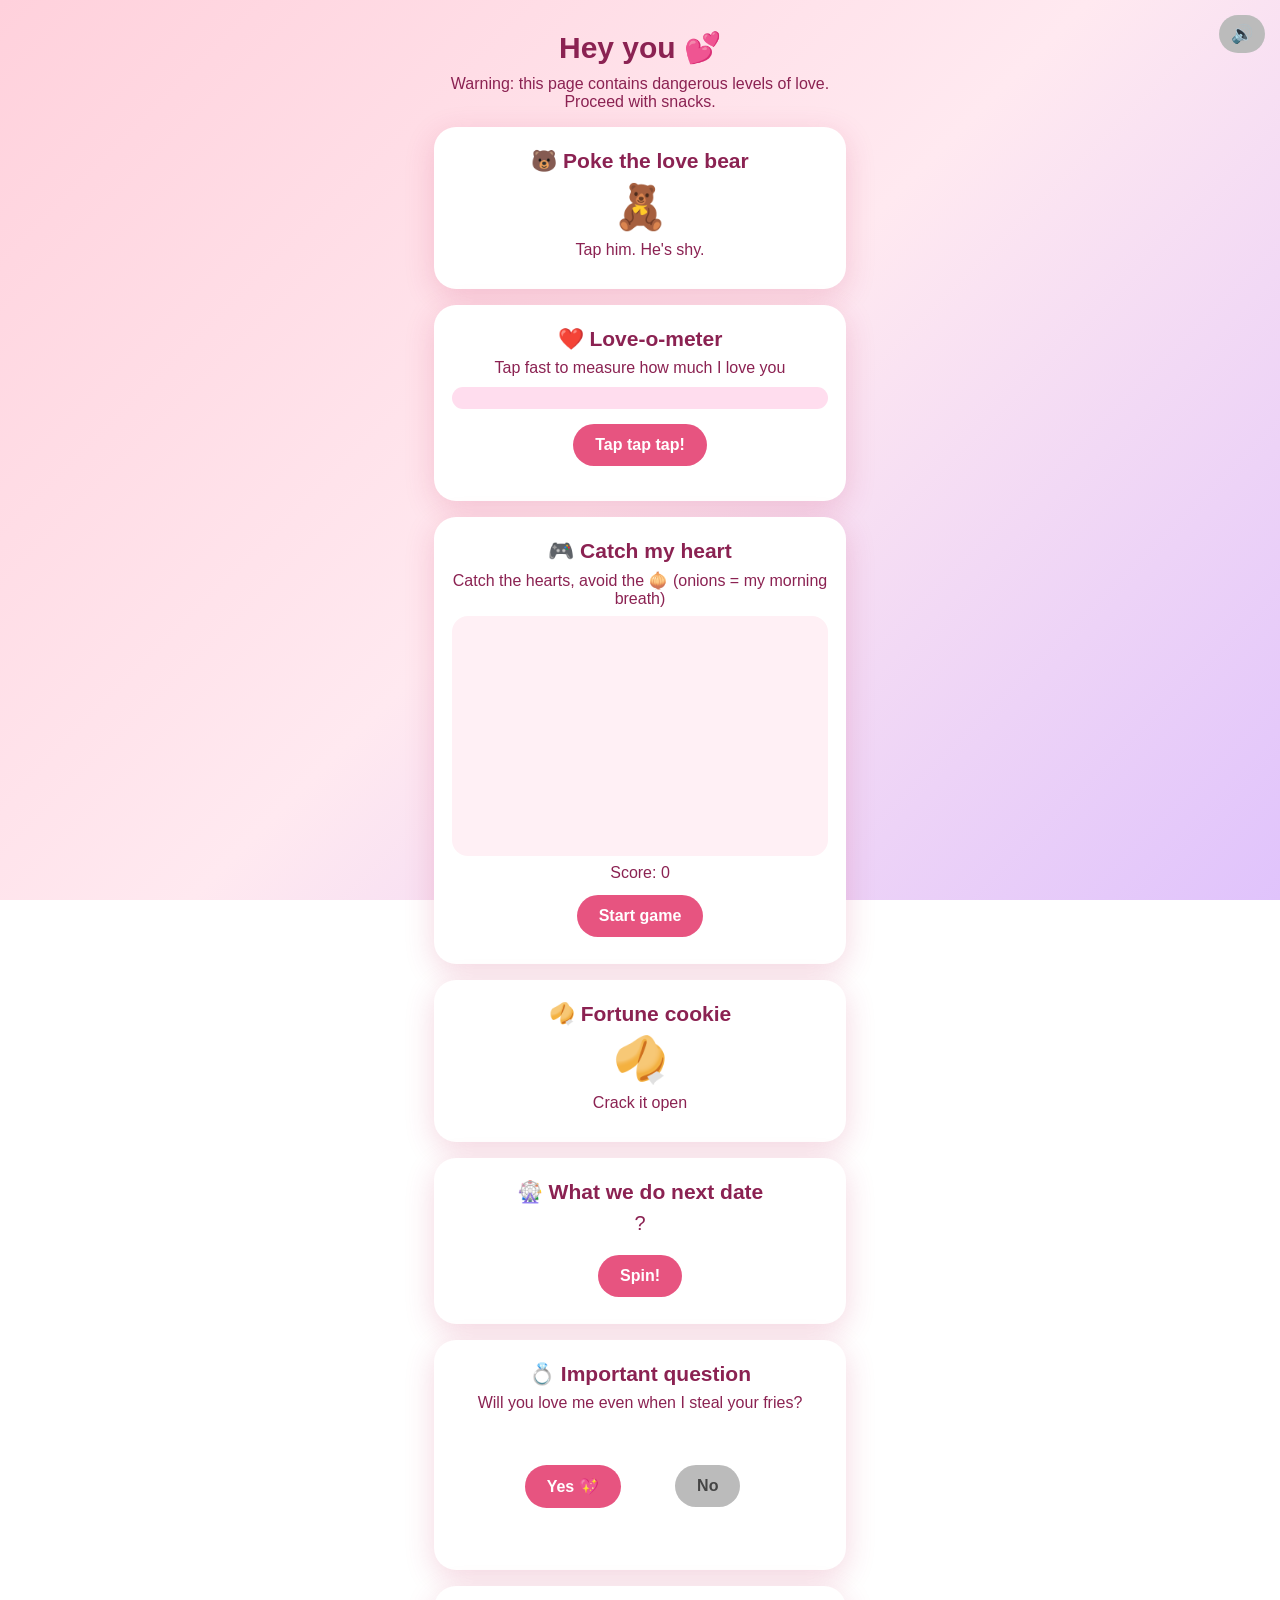
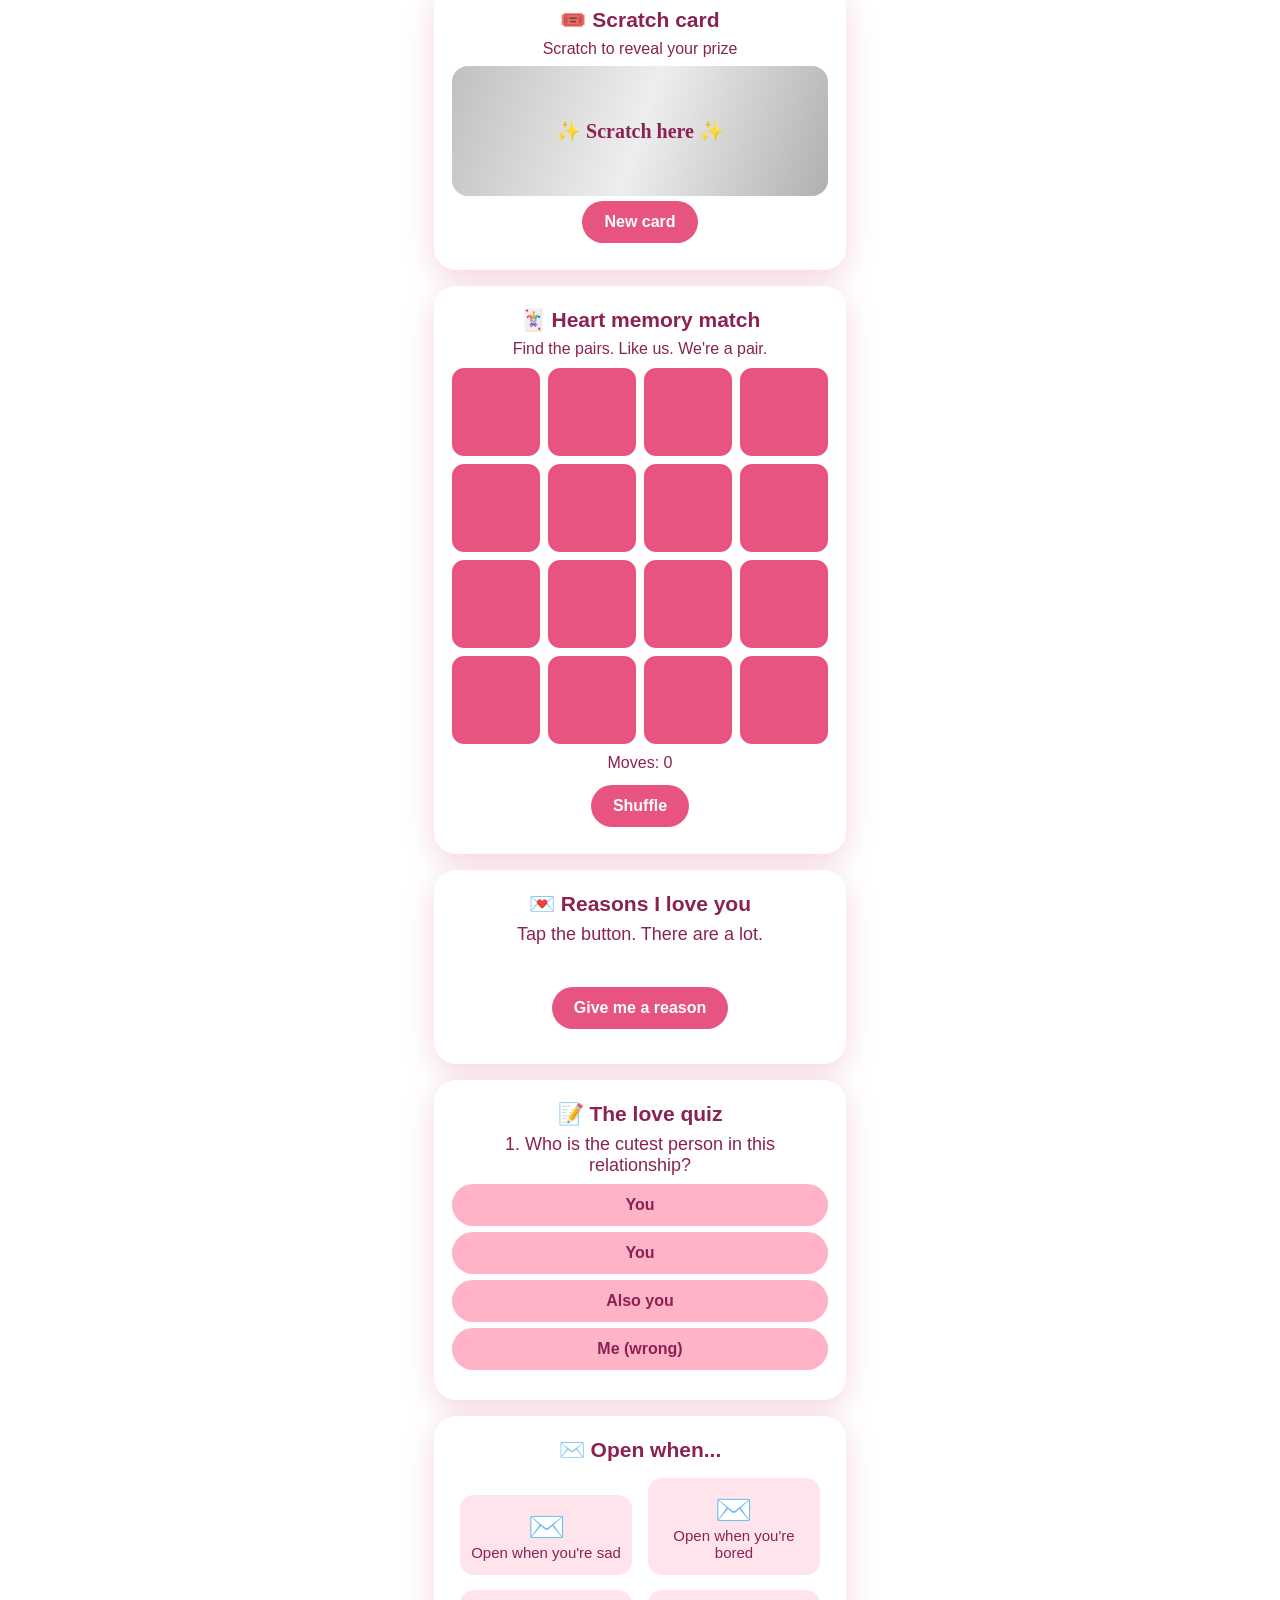
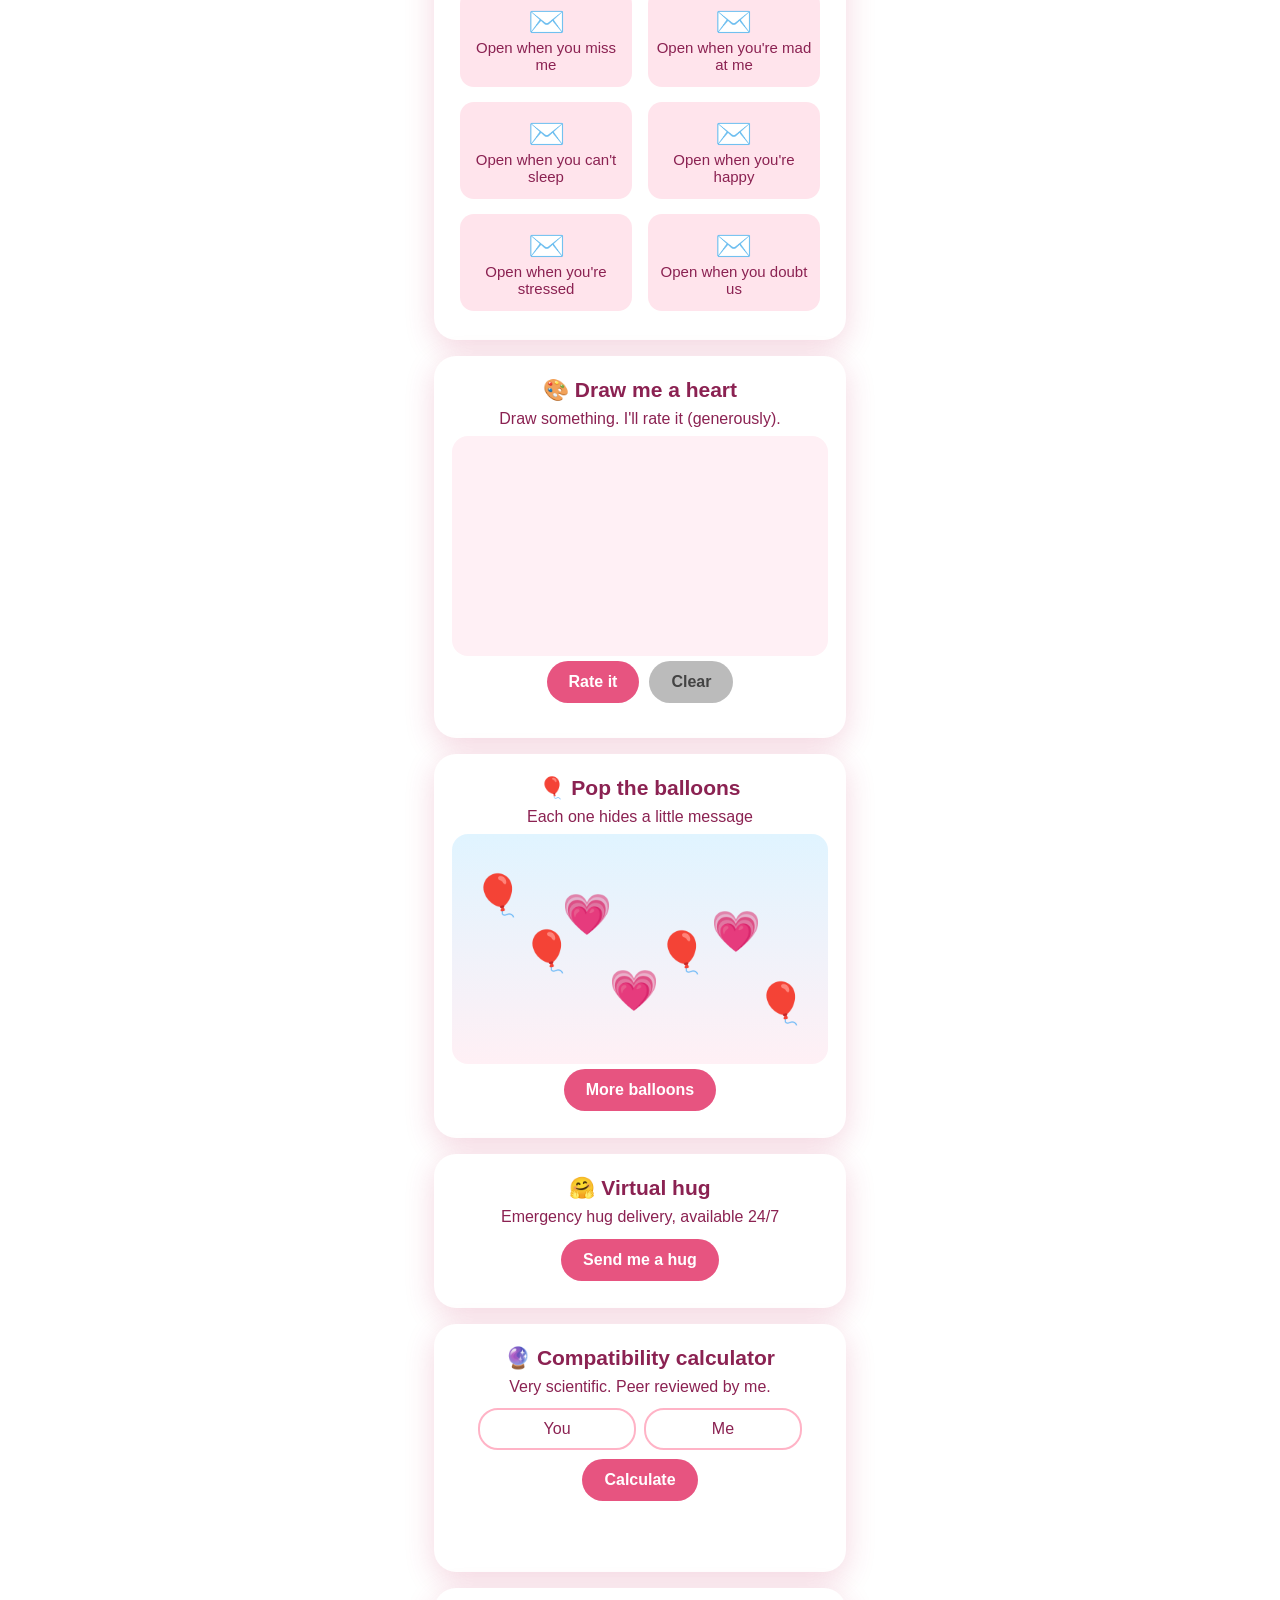
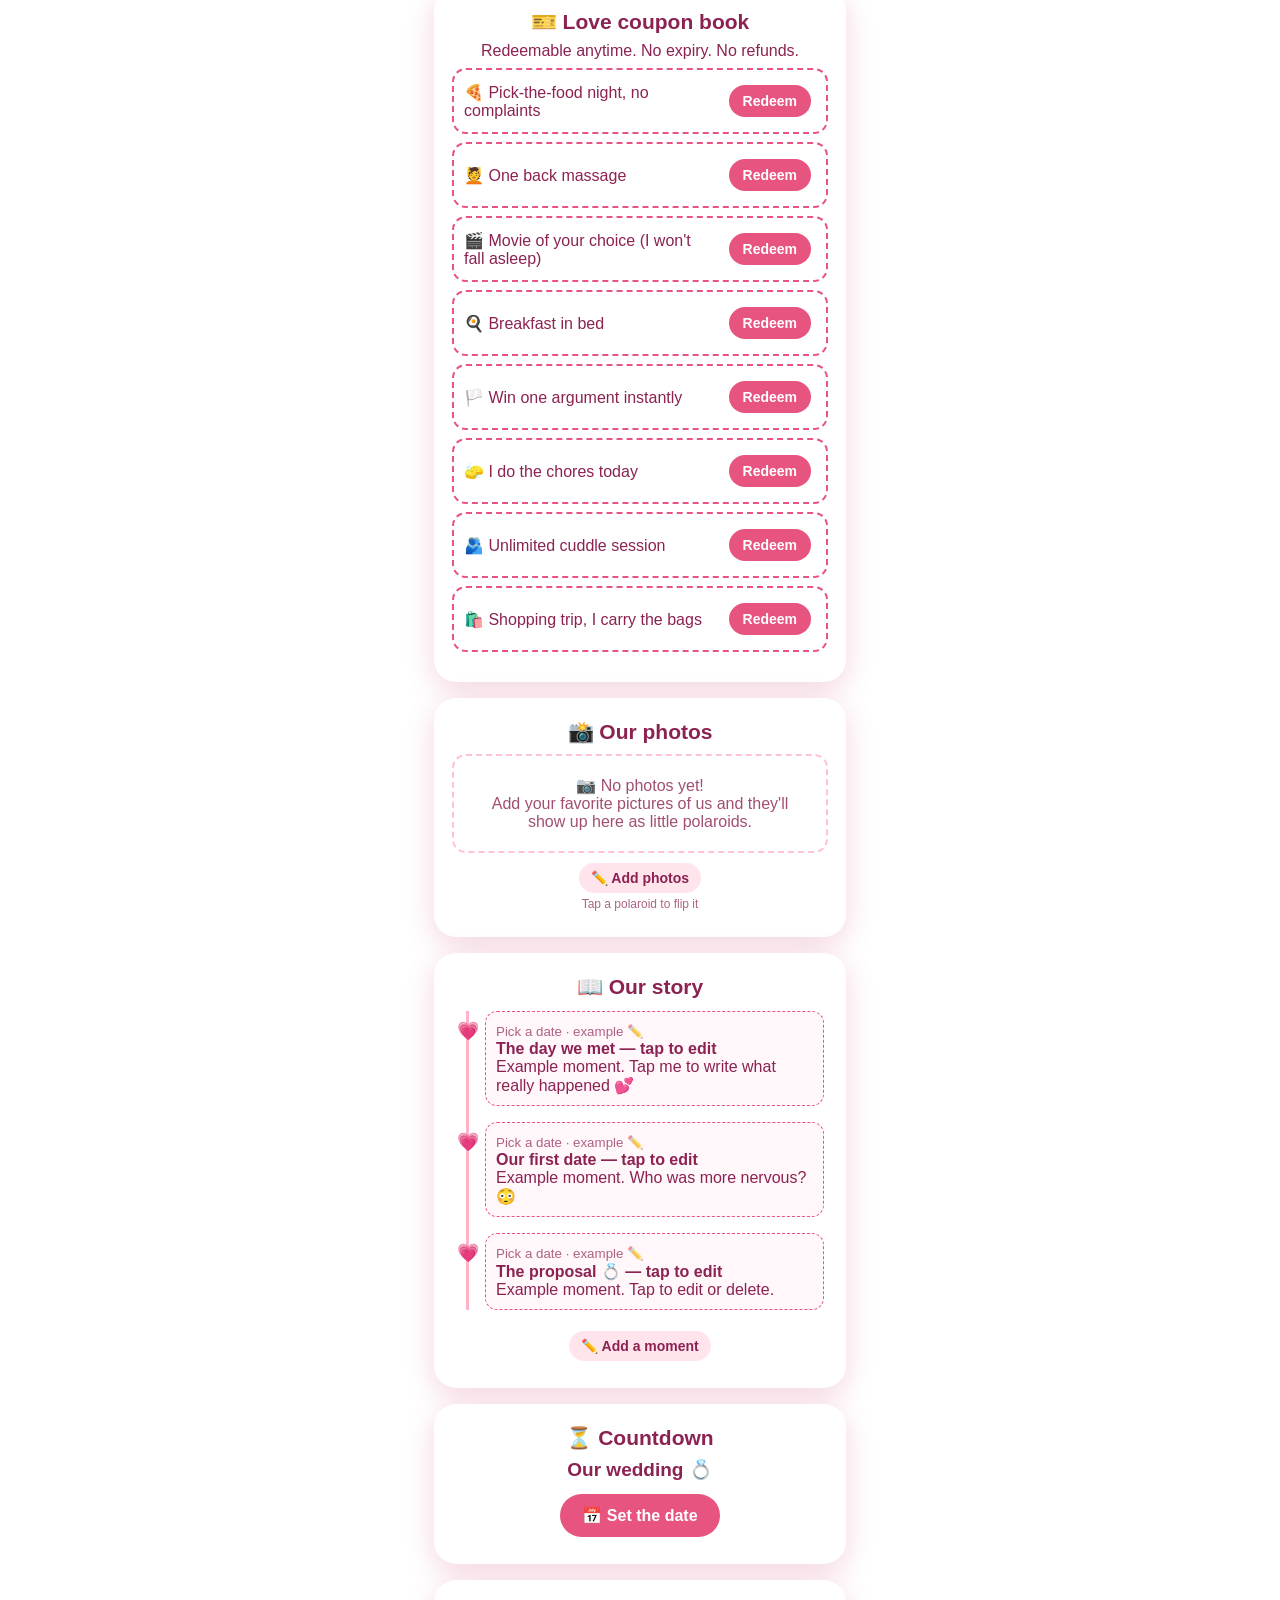
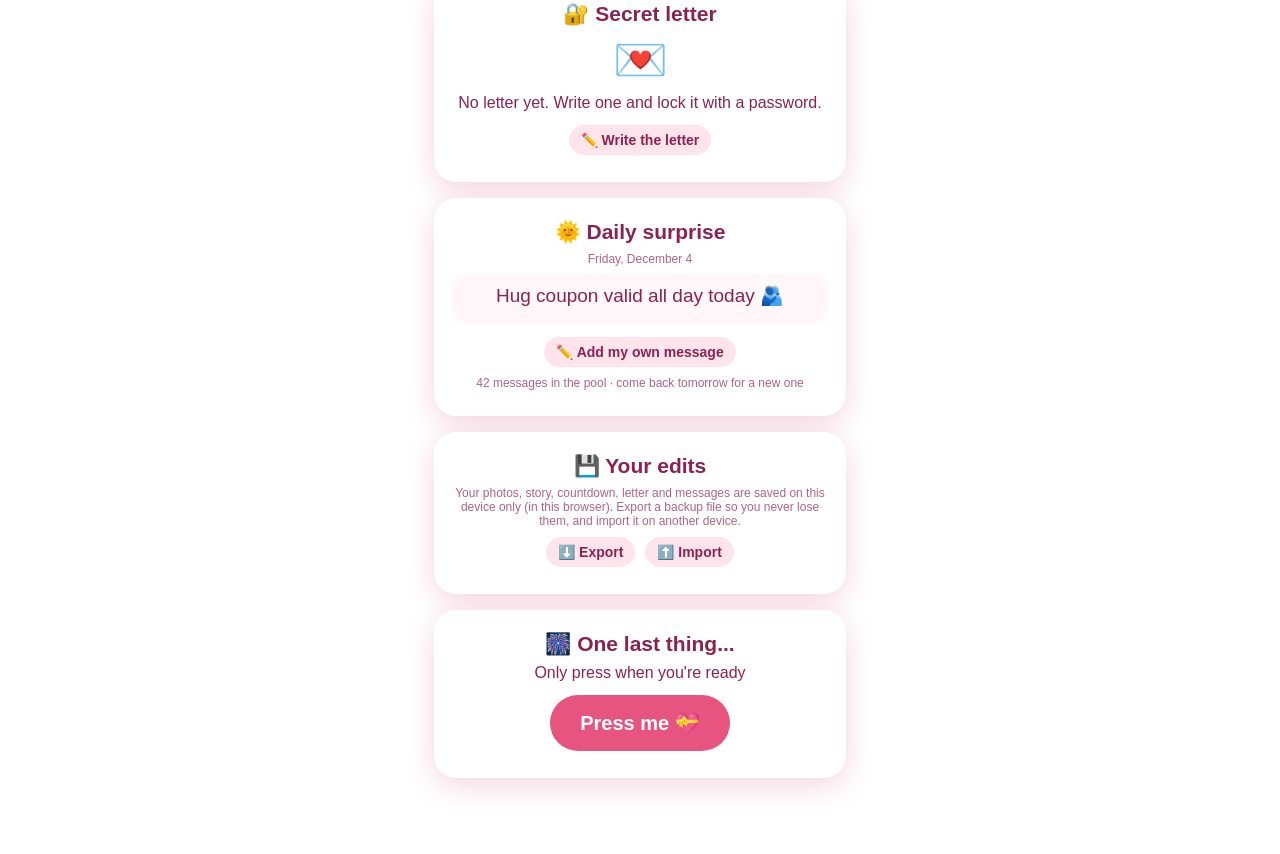
<file: letter.html>
<!DOCTYPE html><html><head><link rel="apple-touch-icon" href="icon.png"><link rel="icon" href="icon.png"><meta name="apple-mobile-web-app-capable" content="yes"><meta name="mobile-web-app-capable" content="yes"><meta name="apple-mobile-web-app-status-bar-style" content="default"><meta name="apple-mobile-web-app-title" content="For You 💕"><meta name="theme-color" content="#ff8fb1"><meta charset="utf-8"><meta name="viewport" content="width=device-width,initial-scale=1,user-scalable=no"><title>For You ❤️</title>
<style>
*{box-sizing:border-box;-webkit-tap-highlight-color:transparent}
body{margin:0;min-height:100vh;font-family:'Trebuchet MS',sans-serif;background:linear-gradient(135deg,#ffd1dc,#ffe9f0,#e0c3fc);background-attachment:fixed;color:#8b2252;overflow-x:hidden;text-align:center}
.wrap{max-width:440px;margin:auto;padding:20px 14px 60px;position:relative;z-index:2}
.card{background:#fff;border-radius:22px;padding:22px 18px;margin:16px 0;box-shadow:0 8px 30px rgba(200,50,100,.2);position:relative}
h1{font-size:30px;margin:10px 0;cursor:pointer;user-select:none}h2{margin:0 0 8px;font-size:21px}p{font-size:16px;margin:8px 0}
button{border:none;border-radius:30px;padding:12px 22px;font-size:16px;margin:5px;cursor:pointer;background:#e75480;color:#fff;font-weight:bold;transition:transform .15s;touch-action:manipulation;font-family:inherit}
button:active{transform:scale(.92)}.alt{background:#bbb;color:#444}
.heart{position:fixed;font-size:26px;pointer-events:none;animation:up 4s linear forwards;z-index:9}
@keyframes up{to{transform:translateY(-110vh) rotate(40deg);opacity:0}}
#meter{height:22px;background:#fde;border-radius:20px;overflow:hidden;margin:10px 0}#bar{height:100%;width:0;background:linear-gradient(90deg,#ff8fab,#e75480);transition:width .3s}
#game{height:240px;background:#fff0f5;border-radius:16px;position:relative;overflow:hidden;touch-action:none}
.fall{position:absolute;font-size:30px;cursor:pointer;user-select:none}
#qa{position:relative;height:120px}#no{position:absolute;left:58%;top:40px}#yes{position:absolute;left:18%;top:40px}
.big{font-size:44px;cursor:pointer;display:inline-block;transition:transform .2s;user-select:none}.big:active{transform:scale(1.3) rotate(-10deg)}
#toast{position:fixed;left:50%;bottom:24px;transform:translateX(-50%);background:#8b2252;color:#fff;padding:12px 18px;border-radius:20px;opacity:0;transition:.3s;z-index:60;max-width:90%;pointer-events:none}
#bg{position:fixed;inset:0;pointer-events:none;z-index:0;overflow:hidden}
.bgh{position:absolute;bottom:-40px;opacity:.35;animation:bgup linear forwards}
@keyframes bgup{to{transform:translateY(-115vh) translateX(30px)}}
.trail{position:fixed;pointer-events:none;z-index:50;font-size:16px;animation:fade .9s ease-out forwards;transform:translate(-50%,-50%)}
@keyframes fade{to{opacity:0;transform:translate(-50%,-150%) scale(.4)}}
#sound{position:fixed;top:10px;right:10px;z-index:55;padding:8px 12px;font-size:18px}
.scratch{position:relative;height:130px;border-radius:16px;overflow:hidden;background:#fff0f5;display:flex;align-items:center;justify-content:center;padding:14px;font-size:18px}
.scratch canvas{position:absolute;inset:0;width:100%;height:100%;touch-action:none;cursor:crosshair}
#mem{display:grid;grid-template-columns:repeat(4,1fr);gap:8px;margin:10px 0}
.mc{aspect-ratio:1;border-radius:12px;background:#e75480;font-size:28px;display:flex;align-items:center;justify-content:center;cursor:pointer;user-select:none;transition:transform .3s,background .3s}
.mc.open,.mc.done{background:#ffe4ec;transform:scale(1.04)}.mc.done{opacity:.7}
.mc span{opacity:0;transition:opacity .2s}.mc.open span,.mc.done span{opacity:1}
.opt{display:block;width:100%;margin:6px 0;background:#ffb3c6;color:#8b2252}
.env{display:inline-block;width:46%;margin:2%;padding:14px 6px;border-radius:14px;background:#ffe4ec;cursor:pointer;user-select:none;font-size:15px;transition:transform .2s}
.env:active{transform:scale(.95)}.env b{display:block;font-size:30px}
#modal{position:fixed;inset:0;background:rgba(139,34,82,.45);display:none;align-items:center;justify-content:center;z-index:70;padding:20px}
#modal .card{max-width:380px;width:100%;animation:pop .35s}
@keyframes pop{from{transform:scale(.5);opacity:0}}
#draw{width:100%;height:220px;background:#fff0f5;border-radius:16px;touch-action:none;cursor:crosshair;display:block}
#sky{height:230px;background:linear-gradient(#e0f4ff,#fff0f5);border-radius:16px;position:relative;overflow:hidden;touch-action:manipulation}
.bal{position:absolute;font-size:40px;cursor:pointer;user-select:none;animation:bob 2s ease-in-out infinite alternate}
@keyframes bob{to{transform:translateY(-12px)}}
#hug{position:fixed;inset:0;z-index:80;display:none;align-items:center;justify-content:center;flex-direction:column;background:radial-gradient(#ffb3c6,#e75480);color:#fff}
#hug .e{font-size:120px;animation:squeeze .6s ease-in-out infinite alternate}
@keyframes squeeze{to{transform:scale(1.25,.85)}}
input{padding:10px;border-radius:20px;border:2px solid #ffb3c6;font-size:16px;width:42%;margin:4px;text-align:center;font-family:inherit;color:#8b2252}
.coupon{border:2px dashed #e75480;border-radius:14px;padding:10px;margin:8px 0;display:flex;align-items:center;justify-content:space-between;text-align:left;gap:8px}
.coupon.used{opacity:.5;text-decoration:line-through}.coupon button{padding:8px 14px;font-size:14px;flex-shrink:0}
.conf{position:fixed;width:9px;height:14px;z-index:90;pointer-events:none;top:-20px;animation:fall linear forwards}
@keyframes fall{to{transform:translateY(110vh) rotate(720deg)}}
#finale{position:fixed;inset:0;z-index:85;display:none;align-items:center;justify-content:center;flex-direction:column;background:#2b0a1e;color:#fff;padding:20px;overflow:hidden}
#finale canvas{position:absolute;inset:0;width:100%;height:100%}
#finale .msg{position:relative;font-size:26px;opacity:0;transition:opacity 1.5s;max-width:400px}
#finaleBtn{font-size:20px;padding:16px 30px;animation:pulse 1.2s infinite}
@keyframes pulse{50%{transform:scale(1.08);box-shadow:0 0 25px #ff8fab}}
.secret{animation:rainbow 2s linear infinite}@keyframes rainbow{to{filter:hue-rotate(360deg)}}
.edit{background:#ffe4ec;color:#8b2252;padding:7px 12px;font-size:14px}
.note{font-size:12px;opacity:.7;margin:4px 0}
#gal{display:grid;grid-template-columns:repeat(2,1fr);gap:12px;margin:10px 0}
.pol{perspective:800px;cursor:pointer;aspect-ratio:.85}
.pin{position:relative;width:100%;height:100%;transition:transform .6s;transform-style:preserve-3d}
.pol.flip .pin{transform:rotateY(180deg)}
.pf,.pb{position:absolute;inset:0;backface-visibility:hidden;-webkit-backface-visibility:hidden;background:#fff;padding:7px 7px 26px;box-shadow:0 4px 12px rgba(0,0,0,.18);border-radius:4px}
.pol:nth-child(odd) .pin{rotate:-2deg}.pol:nth-child(even) .pin{rotate:2deg}
.pf img{width:100%;height:100%;object-fit:cover;display:block;border-radius:2px}
.pb{transform:rotateY(180deg);display:flex;flex-direction:column;align-items:center;justify-content:center;padding:10px;font-family:'Segoe Print','Bradley Hand','Comic Sans MS',cursive;font-size:15px;background:#fffaf0}
.pb button{padding:5px 10px;font-size:12px;margin:3px}
.empty{padding:20px;border:2px dashed #ffb3c6;border-radius:14px;opacity:.8;grid-column:1/-1}
#story{text-align:left;border-left:3px solid #ffb3c6;margin:12px 4px 12px 14px;padding-left:16px}
.mom{position:relative;margin:0 0 16px;cursor:pointer;background:#fff7fa;border-radius:12px;padding:10px}
.mom:before{content:'💗';position:absolute;left:-29px;top:8px;font-size:18px}
.mom small{opacity:.7}.mom b{display:block}.mom.ex{border:1px dashed #e75480}
.cd{display:flex;justify-content:center;gap:8px;margin:10px 0}.cd div{background:#ffe4ec;border-radius:12px;padding:8px 4px;min-width:62px}.cd b{display:block;font-size:26px}
.letter{font-family:'Segoe Print','Bradley Hand','Comic Sans MS',cursive;background:repeating-linear-gradient(#fffaf0 0 27px,#f3d6e0 27px 28px);padding:14px 16px;border-radius:8px;text-align:left;white-space:pre-wrap;font-size:17px;line-height:28px;box-shadow:inset 0 0 0 1px #f3d6e0}
.fm input,.fm textarea{width:100%;margin:5px 0;display:block}
textarea{padding:10px;border-radius:14px;border:2px solid #ffb3c6;font-size:16px;font-family:inherit;color:#8b2252;min-height:110px;resize:vertical}
#daily{font-size:19px;min-height:50px;padding:10px;background:#fff7fa;border-radius:14px}
</style></head><body><div id="bg"></div><button id="sound" class="alt" aria-label="sound">🔊</button><div class="wrap">
<h1 id="title">Hey you 💕</h1><p>Warning: this page contains dangerous levels of love. Proceed with snacks.</p>

<div class="card"><h2>🐻 Poke the love bear</h2><span class="big" id="bear">🧸</span><p id="bearTxt">Tap him. He's shy.</p></div>

<div class="card"><h2>❤️ Love-o-meter</h2><p>Tap fast to measure how much I love you</p><div id="meter"><div id="bar"></div></div><button id="pump">Tap tap tap!</button><p id="mTxt"></p></div>

<div class="card"><h2>🎮 Catch my heart</h2><p>Catch the hearts, avoid the 🧅 (onions = my morning breath)</p><div id="game"></div><p id="score">Score: 0</p><button id="start">Start game</button></div>

<div class="card"><h2>🥠 Fortune cookie</h2><span class="big" id="cookie">🥠</span><p id="fortune">Crack it open</p></div>

<div class="card"><h2>🎡 What we do next date</h2><p id="date" style="font-size:20px;min-height:30px">?</p><button id="spin">Spin!</button></div>

<div class="card"><h2>💍 Important question</h2><p>Will you love me even when I steal your fries?</p><div id="qa"><button id="yes">Yes 💖</button><button id="no" class="alt">No</button></div><p id="qTxt"></p></div>

<div class="card"><h2>🎟️ Scratch card</h2><p>Scratch to reveal your prize</p><div class="scratch"><span id="scrTxt"></span><canvas id="scr"></canvas></div><button id="scrNew">New card</button></div>

<div class="card"><h2>🃏 Heart memory match</h2><p>Find the pairs. Like us. We're a pair.</p><div id="mem"></div><p id="memTxt">Moves: 0</p><button id="memNew">Shuffle</button></div>

<div class="card"><h2>💌 Reasons I love you</h2><p id="reason" style="font-size:18px;min-height:50px">Tap the button. There are a lot.</p><button id="reasonBtn">Give me a reason</button><p id="reasonCount" style="font-size:13px;opacity:.7"></p></div>

<div class="card"><h2>📝 The love quiz</h2><p id="qq" style="font-size:18px"></p><div id="qopts"></div><p id="qres"></p></div>

<div class="card"><h2>✉️ Open when...</h2><div id="envs"></div></div>

<div class="card"><h2>🎨 Draw me a heart</h2><p>Draw something. I'll rate it (generously).</p><canvas id="draw"></canvas><button id="drawRate">Rate it</button><button id="drawClear" class="alt">Clear</button><p id="drawTxt"></p></div>

<div class="card"><h2>🎈 Pop the balloons</h2><p>Each one hides a little message</p><div id="sky"></div><button id="balNew">More balloons</button></div>

<div class="card"><h2>🤗 Virtual hug</h2><p>Emergency hug delivery, available 24/7</p><button id="hugBtn">Send me a hug</button></div>

<div class="card"><h2>🔮 Compatibility calculator</h2><p>Very scientific. Peer reviewed by me.</p><input id="n1" placeholder="You" value="You"><input id="n2" placeholder="Me" value="Me"><br><button id="calc">Calculate</button><p id="calcTxt" style="font-size:20px;min-height:28px"></p></div>

<div class="card"><h2>🎫 Love coupon book</h2><p>Redeemable anytime. No expiry. No refunds.</p><div id="coupons"></div></div>

<div class="card"><h2>📸 Our photos</h2><div id="gal"></div><label class="edit" style="display:inline-block;border-radius:30px;cursor:pointer;font-weight:bold">✏️ Add photos<input type="file" id="photoIn" accept="image/*" multiple style="display:none"></label><p class="note">Tap a polaroid to flip it</p></div>

<div class="card"><h2>📖 Our story</h2><div id="story"></div><button class="edit" id="momAdd">✏️ Add a moment</button></div>

<div class="card"><h2>⏳ Countdown</h2><p id="cdLabel" style="font-size:19px;font-weight:bold"></p><div id="cdBox"></div><button class="edit" id="cdEdit">✏️ Edit</button></div>

<div class="card"><h2>🔐 Secret letter</h2><div id="letterBox"></div></div>

<div class="card"><h2>🌞 Daily surprise</h2><p class="note" id="dailyDate"></p><p id="daily"></p><button class="edit" id="dailyAdd">✏️ Add my own message</button><p class="note" id="dailyCount"></p></div>

<div class="card"><h2>💾 Your edits</h2><p class="note">Your photos, story, countdown, letter and messages are saved on this device only (in this browser). Export a backup file so you never lose them, and import it on another device.</p><button class="edit" id="exp">⬇️ Export</button><label class="edit" style="display:inline-block;border-radius:30px;cursor:pointer;font-weight:bold;padding:7px 12px;font-size:14px;margin:5px">⬆️ Import<input type="file" id="impIn" accept="application/json,.json" style="display:none"></label></div>

<div class="card"><h2>🎆 One last thing...</h2><p>Only press when you're ready</p><button id="finaleBtn">Press me 💝</button></div>
</div>
<div id="toast"></div>
<div id="modal"><div class="card"><div id="mBody"></div><button id="mClose">Close 💕</button></div></div>
<div id="hug"><div class="e">🤗</div><h2 id="hugTxt">Squeeeeeze</h2><p>(tap to let go... if you must)</p></div>
<div id="finale"><canvas id="fw"></canvas><div class="msg" id="fMsg"></div></div>
<script>
const $=id=>document.getElementById(id);
const rnd=a=>a[Math.floor(Math.random()*a.length)];
/* ---------- sound ---------- */
let AC=null,soundOn=true;
function snd(type){if(!soundOn)return;try{if(!AC)AC=new (window.AudioContext||window.webkitAudioContext)();if(AC.state==='suspended')AC.resume();
const seq={pop:[[600,.06],[900,.06]],ding:[[880,.1],[1320,.15]],bad:[[200,.15],[150,.2]],win:[[523,.1],[659,.1],[784,.1],[1047,.25]],tick:[[1200,.03]],boing:[[300,.08],[500,.08],[350,.1]]}[type]||[[700,.08]];
let t=AC.currentTime;seq.forEach(([f,d])=>{const o=AC.createOscillator(),g=AC.createGain();o.type=type==='bad'?'sawtooth':'sine';o.frequency.value=f;g.gain.setValueAtTime(.12,t);g.gain.exponentialRampToValueAtTime(.001,t+d);o.connect(g);g.connect(AC.destination);o.start(t);o.stop(t+d+.02);t+=d})}catch(e){}}
$('sound').onclick=()=>{soundOn=!soundOn;$('sound').textContent=soundOn?'🔊':'🔇';if(soundOn)snd('ding')};
/* ---------- helpers ---------- */
function hearts(n,x,y){for(let k=0;k<n;k++){const h=document.createElement('div');h.className='heart';h.textContent=['❤️','💖','💕','💗','😘'][k%5];h.style.left=(x??Math.random()*innerWidth)+(Math.random()*60-30)+'px';h.style.top=(y??innerHeight)+'px';h.style.animationDuration=(2+Math.random()*2)+'s';document.body.appendChild(h);setTimeout(()=>h.remove(),4500)}}
function toast(t){const e=$('toast');e.textContent=t;e.style.opacity=1;clearTimeout(e.t);e.t=setTimeout(()=>e.style.opacity=0,2200)}
function confetti(n=80){const c=['#e75480','#ff8fab','#ffd166','#a0e7e5','#c77dff','#fff'];for(let i=0;i<n;i++){const d=document.createElement('div');d.className='conf';d.style.left=Math.random()*100+'vw';d.style.background=rnd(c);d.style.animationDuration=(2+Math.random()*2)+'s';d.style.animationDelay=Math.random()*.5+'s';document.body.appendChild(d);setTimeout(()=>d.remove(),5000)}}
function modal(html){$('mBody').innerHTML=html;$('modal').style.display='flex';snd('ding')}
$('mClose').onclick=()=>{$('modal').style.display='none'};
$('modal').onclick=e=>{if(e.target.id==='modal')$('modal').style.display='none'};
/* ---------- background + trails ---------- */
setInterval(()=>{if(document.hidden)return;const h=document.createElement('div');h.className='bgh';h.textContent=rnd(['❤','💗','💕','♡']);h.style.left=Math.random()*100+'vw';h.style.fontSize=(14+Math.random()*24)+'px';const d=8+Math.random()*8;h.style.animationDuration=d+'s';$('bg').appendChild(h);setTimeout(()=>h.remove(),d*1000+100)},900);
let lastTrail=0;
document.addEventListener('pointermove',e=>{const n=Date.now();if(n-lastTrail<60)return;lastTrail=n;const t=document.createElement('div');t.className='trail';t.textContent=rnd(['💗','💕','✨','❤️']);t.style.left=e.clientX+'px';t.style.top=e.clientY+'px';document.body.appendChild(t);setTimeout(()=>t.remove(),950)},{passive:true});
/* ---------- easter egg ---------- */
let tt=0,ttT;$('title').onclick=()=>{clearTimeout(ttT);ttT=setTimeout(()=>tt=0,1500);if(++tt>=5){tt=0;document.body.classList.toggle('secret');snd('win');hearts(30);confetti(60);modal('<h2>🥚 You found the secret!</h2><p>Secret fact: I check my phone way too often hoping it\'s you. Every. Single. Time.</p><p>Also the page is now in party mode. Tap the title 5 times again to calm it down 🌈</p>')}else snd('tick')};
/* ---------- bear ---------- */
const bearLines=["Hehe that tickles 🙈","He says you're cute","Okay he's blushing now","Stop, he's in love with you too","He wants a hug. Hug your phone.","Fine. He's yours forever 🐻❤️"];let bi=0;
$('bear').onclick=e=>{$('bearTxt').textContent=bearLines[bi++%bearLines.length];hearts(5,e.clientX,e.clientY);snd('boing')};
/* ---------- meter ---------- */
let lv=0;$('pump').onclick=e=>{lv=Math.min(lv+7,100);$('bar').style.width=lv+'%';hearts(1,e.clientX,e.clientY);snd('tick');
$('mTxt').textContent=lv<30?"Hmm, warming up...":lv<60?"Getting serious 😳":lv<99?"Dangerously high!!":"ERROR: love too big, meter broken 💥";if(lv>=100){hearts(25);toast("The meter can't handle it 😂");snd('win')}};
/* ---------- catch game ---------- */
let score=0,run=false;$('start').onclick=()=>{if(run)return;run=true;score=0;$('score').textContent='Score: 0';const g=$('game');let t=0;
const iv=setInterval(()=>{const it=document.createElement('div');const bad=Math.random()<.25;it.className='fall';it.textContent=bad?'🧅':['❤️','💖','💘'][t%3];it.style.left=Math.random()*(g.clientWidth-36)+'px';it.style.top='-36px';g.appendChild(it);let y=-36;
const mv=setInterval(()=>{y+=3;it.style.top=y+'px';if(y>240){clearInterval(mv);it.remove()}},16);
const hit=ev=>{ev.preventDefault();clearInterval(mv);it.remove();score+=bad?-3:1;$('score').textContent='Score: '+score;if(bad){toast("Ew onion breath 🤢 -3");snd('bad')}else snd('pop')};it.addEventListener('pointerdown',hit);
if(++t>30){clearInterval(iv);setTimeout(()=>{run=false;toast(score>=20?"Wow you caught my heart. Again. 💘":"You still have my whole heart anyway 😌");hearts(15);snd('win')},2000)}},500)};
/* ---------- fortune ---------- */
const fortunes=["You will marry someone incredibly handsome. Oh wait, me.","Lucky numbers: you + me","You will receive a forehead kiss within 24 hours","Your future contains lots of snacks and one annoying fiancé","A cute person is thinking about you right now (it's me)","Warning: you are too adorable for this cookie","You will win every argument. I've accepted this.","Soon you will be forced to share dessert. Sorry.","Someone will tell you that you look beautiful today. Spoiler: me."];
$('cookie').onclick=e=>{$('fortune').textContent=rnd(fortunes);hearts(4,e.clientX,e.clientY);snd('pop')};
/* ---------- date spinner ---------- */
const dates=["Late night shawarma run 🌯","Movie night, you pick (I'll still complain)","Cook together and burn something 🔥","Long walk and deep talks 🌙","Dessert crawl 🍰","Karaoke where I sing badly on purpose 🎤","Stay in and do absolutely nothing together 🛋️","Picnic with too many snacks 🧺","Build a blanket fort 🏰","Stargazing and pretending we know constellations ✨"];
let spinning=false;$('spin').onclick=()=>{if(spinning)return;spinning=true;let n=0;const iv=setInterval(()=>{$('date').textContent=rnd(dates);snd('tick');if(++n>15){clearInterval(iv);hearts(8);snd('ding');spinning=false}},80)};
/* ---------- fries question ---------- */
const no=$('no'),qa=$('qa');let nc=0;const noTxt=["Are you sure?","Think again 😤","Wrong button","Nope, can't catch me","The fries are worth it","Just press yes 🥺"];
function run_(e){e.preventDefault();nc++;no.style.left=Math.random()*(qa.clientWidth-80)+'px';no.style.top=Math.random()*80+'px';no.textContent=noTxt[nc%noTxt.length];$('yes').style.transform='scale('+Math.min(1+nc*.12,2.2)+')';snd('boing')}
no.addEventListener('pointerdown',run_);no.addEventListener('mouseenter',run_);
$('yes').onclick=()=>{$('qTxt').textContent="Correct answer! Your fries are officially half mine 🍟❤️";no.style.display='none';hearts(40);snd('win')};
/* ---------- scratch card ---------- */
const prizes=["You win: one unlimited supply of me 🎁","Prize: a kiss. Redeem in person 😘","You've won the jackpot. It's me. Again.","Prize: I'll do the dishes tonight 🧽","You win my hoodie. Forever. I know you already took it.","Grand prize: my heart (non-refundable) ❤️"];
const scr=$('scr'),sx=scr.getContext('2d');let scrDown=false,scrDone=false;
function scrReset(){const r=scr.getBoundingClientRect();scr.width=r.width||300;scr.height=r.height||130;scrDone=false;scr.style.transition='';scr.style.opacity=1;
const gr=sx.createLinearGradient(0,0,scr.width,scr.height);gr.addColorStop(0,'#c0c0c0');gr.addColorStop(.5,'#eee');gr.addColorStop(1,'#b0b0b0');sx.globalCompositeOperation='source-over';sx.fillStyle=gr;sx.fillRect(0,0,scr.width,scr.height);
sx.fillStyle='#8b2252';sx.font='bold 20px Trebuchet MS';sx.textAlign='center';sx.fillText('✨ Scratch here ✨',scr.width/2,scr.height/2+7);$('scrTxt').textContent=rnd(prizes)}
function scrAt(e){const r=scr.getBoundingClientRect();sx.globalCompositeOperation='destination-out';sx.beginPath();sx.arc((e.clientX-r.left)*scr.width/r.width,(e.clientY-r.top)*scr.height/r.height,20,0,7);sx.fill()}
function scrCheck(){if(scrDone)return;const d=sx.getImageData(0,0,scr.width,scr.height).data;let c=0,tot=0;for(let i=3;i<d.length;i+=64){tot++;if(d[i]===0)c++}if(c/tot>.5){scrDone=true;scr.style.transition='opacity .6s';scr.style.opacity=0;hearts(12);snd('win')}}
scr.addEventListener('pointerdown',e=>{scrDown=true;scr.setPointerCapture&&scr.setPointerCapture(e.pointerId);scrAt(e)});
scr.addEventListener('pointermove',e=>{if(scrDown)scrAt(e)});
['pointerup','pointercancel'].forEach(t=>scr.addEventListener(t,()=>{scrDown=false;scrCheck()}));
$('scrNew').onclick=()=>{scrReset();snd('pop')};
/* ---------- memory ---------- */
const memIcons=['💖','🧸','🍟','🌹','💍','🍫','🥰','🌙'];let memOpen=[],memMoves=0,memDone=0,memLock=false;
function memNew(){const m=$('mem');m.innerHTML='';memOpen=[];memMoves=0;memDone=0;memLock=false;$('memTxt').textContent='Moves: 0';
const deck=memIcons.concat(memIcons).sort(()=>Math.random()-.5);deck.forEach(ic=>{const c=document.createElement('div');c.className='mc';c.innerHTML='<span>'+ic+'</span>';c.dataset.ic=ic;c.onclick=()=>memFlip(c);m.appendChild(c)})}
function memFlip(c){if(memLock||c.classList.contains('open')||c.classList.contains('done'))return;c.classList.add('open');snd('tick');memOpen.push(c);
if(memOpen.length===2){memMoves++;$('memTxt').textContent='Moves: '+memMoves;const [a,b]=memOpen;
if(a.dataset.ic===b.dataset.ic){a.classList.replace('open','done');b.classList.replace('open','done');memOpen=[];memDone++;snd('ding');
if(memDone===memIcons.length){$('memTxt').textContent='All matched in '+memMoves+' moves! Perfect match, just like us 💑';hearts(25);confetti(60);snd('win')}}
else{memLock=true;setTimeout(()=>{a.classList.remove('open');b.classList.remove('open');memOpen=[];memLock=false},800)}}}
$('memNew').onclick=memNew;
/* ---------- reasons ---------- */
const reasons=["Your laugh fixes my worst days","You make ordinary days feel like holidays","You steal the blanket and I still want you next to me","Your smile should be illegal","You're my favorite notification","You get my weird jokes","You make me want to be better","You're cute even when you're hangry","The way you say my name","You're my best friend and my favorite person","You believe in me, even when I don't","You make the best faces when you're thinking","You're beautiful without even trying","Hugging you feels like home","You put up with my terrible singing","You're brave in ways you don't even notice","You care so deeply about people","You make every boring errand fun","You look at me like I'm the only one in the room","You're the first thing I want to tell good news to","You're my calm when everything's loud","You remember the little things","Your sleepy voice","You let me have the last bite (sometimes)","You're stubborn in the most adorable way","You're kind even when nobody's watching","You make me laugh until I can't breathe","Every song makes sense now","You chose me. That still amazes me","Simply: because you're you"];
let rOrder=[],rSeen=0;
$('reasonBtn').onclick=e=>{if(!rOrder.length)rOrder=reasons.map((_,i)=>i).sort(()=>Math.random()-.5);const r=$('reason');r.style.opacity=0;
setTimeout(()=>{r.textContent='#'+(++rSeen)+': '+reasons[rOrder.pop()];r.style.transition='opacity .3s';r.style.opacity=1},150);
$('reasonCount').textContent=rSeen+1>=reasons.length?"(Okay I ran out of space. Not out of reasons.)":"Only "+(reasons.length-rSeen-1)+"+ million more to go";hearts(3,e.clientX,e.clientY);snd('pop')};
/* ---------- quiz ---------- */
const quiz=[{q:"Who is the cutest person in this relationship?",o:["You","You","Also you","Me (wrong)"],a:[0,1,2],m:["Correct!","Also correct!","Still correct!","Bold of you. Wrong though 😤"]},
{q:"What's my favorite thing to do?",o:["Sleep","Eat","Annoy you","Be with you"],a:[3],m:["Close, but no","Very close, but no","Top 3 for sure 😏","Yes!! Always ❤️"]},
{q:"How much do I love you?",o:["A little","A lot","More than fries","Infinity + 1"],a:[3],m:["How dare you 😭","Not enough!","Getting there... that's a LOT","Exactly. Math checks out 🤓"]},
{q:"What happens if you steal my food?",o:["I get mad","I cry","I let you, because I'm whipped","I pretend to be mad, then let you"],a:[2,3],m:["Never happens","Only a little","Correct, sadly","Correct, accurately"]},
{q:"Who's lucky to have who?",o:["You're lucky","I'm lucky","We both are"],a:[1,2],m:["Nope, flip that!","Correct, incredibly lucky","The best answer 🥹"]}];
let qi=0,qs=0;
function quizShow(){const o=$('qopts');o.innerHTML='';$('qres').textContent='';if(qi>=quiz.length){$('qq').textContent='Your score: '+qs+'/'+quiz.length+'. '+(qs===quiz.length?"You know me too well 😳":"Doesn't matter, you passed. You always pass 💯");const b=document.createElement('button');b.textContent='Retake';b.onclick=()=>{qi=0;qs=0;quizShow()};o.appendChild(b);if(qs===quiz.length){confetti(50);snd('win')}return}
const Q=quiz[qi];$('qq').textContent=(qi+1)+'. '+Q.q;let answered=false;Q.o.forEach((t,i)=>{const b=document.createElement('button');b.className='opt';b.textContent=t;b.onclick=()=>{if(answered)return;answered=true;const ok=Q.a.includes(i);if(ok)qs++;$('qres').textContent=Q.m[i];b.style.background=ok?'#8fd694':'#ff9a9a';snd(ok?'ding':'bad');setTimeout(()=>{qi++;quizShow()},1300)};o.appendChild(b)})}
/* ---------- open when ---------- */
const envs=[["😢","you're sad","Hey, come here. It's okay to have a bad day. You're still amazing, still loved, and I'm still on your team. Always. Go get a snack, then call me 💗"],
["🥱","you're bored","Quick challenge: send me the ugliest selfie you can take. Loser buys dessert. Go! 📸"],
["🥺","you miss me","I miss you too. Probably more. Close your eyes, that's me hugging you. Now check your phone, I'm probably texting you already."],
["😤","you're mad at me","I'm sorry. I was probably being an idiot. Can I offer you a hug, a snack, and the last word? 🏳️"],
["😴","you can't sleep","Imagine me snoring dramatically next to you. Relaxing, right? Goodnight, beautiful. Dream of me (and fries) 🌙"],
["🥳","you're happy","YES! I love seeing you happy. Do a little dance. I'm doing one too, badly 💃"],
["😰","you're stressed","Breathe in... breathe out. You've handled every hard thing so far. You'll handle this too. I believe in you, always."],
["🤔","you doubt us","Don't. I chose you, I'm choosing you today, and I'll choose you tomorrow. That's the plan, forever 💍"]];
envs.forEach(([e,t,m])=>{const d=document.createElement('div');d.className='env';d.innerHTML='<b>✉️</b>Open when '+t;d.onclick=()=>{d.querySelector('b').textContent=e;modal('<h2>'+e+' Open when '+t+'</h2><p>'+m+'</p>')};$('envs').appendChild(d)});
/* ---------- draw ---------- */
const dc=$('draw'),dx=dc.getContext('2d');let dDown=false,dLast=null,dCount=0;
function drawSize(){const r=dc.getBoundingClientRect();if(!r.width)return;const img=dc.width?dx.getImageData(0,0,dc.width,dc.height):null;dc.width=r.width;dc.height=r.height;if(img)dx.putImageData(img,0,0)}
function dPos(e){const r=dc.getBoundingClientRect();return[(e.clientX-r.left)*dc.width/r.width,(e.clientY-r.top)*dc.height/r.height]}
dc.addEventListener('pointerdown',e=>{dDown=true;dc.setPointerCapture&&dc.setPointerCapture(e.pointerId);dLast=dPos(e)});
dc.addEventListener('pointermove',e=>{if(!dDown)return;const p=dPos(e);dx.strokeStyle='hsl('+(330+Math.sin(dCount/20)*30)+',80%,55%)';dx.lineWidth=6;dx.lineCap='round';dx.beginPath();dx.moveTo(dLast[0],dLast[1]);dx.lineTo(p[0],p[1]);dx.stroke();dLast=p;dCount++});
['pointerup','pointercancel'].forEach(t=>dc.addEventListener(t,()=>dDown=false));
$('drawClear').onclick=()=>{dx.clearRect(0,0,dc.width,dc.height);dCount=0;$('drawTxt').textContent=''};
$('drawRate').onclick=()=>{$('drawTxt').textContent=dCount<5?"A blank canvas. Minimalist. 10/10 🖼️":rnd(["11/10, putting this in a museum 🏛️","Picasso is shaking 🎨","I'm framing this. No arguments.","Most beautiful heart I've ever seen (after yours) 💖","Is that me? I look great 😍"]);hearts(8);snd('win')};
/* ---------- balloons ---------- */
const balMsgs=["You're my favorite","Boop! 💋","I love you","Hug incoming","You're stuck with me","Cutie alert 🚨","Pop! That was my heart","You + me = 💯","Kiss coupon unlocked","Smile, I'm thinking of you"];
function balNew(){const s=$('sky');s.innerHTML='';const n=7;for(let i=0;i<n;i++){const b=document.createElement('div');b.className='bal';b.textContent=rnd(['🎈','🎈','🎈','💗']);b.style.left=(5+i*(85/n)+Math.random()*4)+'%';b.style.top=(10+Math.random()*55)+'%';b.style.animationDelay=(Math.random()*2)+'s';
b.onclick=e=>{const m=document.createElement('div');m.style.cssText='position:absolute;font-size:14px;font-weight:bold;white-space:nowrap;transform:translateX(-30%)';m.style.left=b.style.left;m.style.top=b.style.top;m.textContent=rnd(balMsgs);b.remove();s.appendChild(m);hearts(3,e.clientX,e.clientY);snd('pop');if(!s.querySelector('.bal')){toast('All popped! 🎉');confetti(40)}};s.appendChild(b)}}
$('balNew').onclick=balNew;
/* ---------- hug ---------- */
let hugT;$('hugBtn').onclick=()=>{const h=$('hug');h.style.display='flex';$('hugTxt').textContent=rnd(["Squeeeeeze","Biggest hug ever 🫂","Not letting go","Hug level: bear 🐻","Warm & cozy hug delivered"]);snd('win');hearts(20);clearTimeout(hugT);hugT=setTimeout(()=>h.style.display='none',4000)};
$('hug').onclick=()=>{$('hug').style.display='none';clearTimeout(hugT)};
/* ---------- compatibility ---------- */
$('calc').onclick=()=>{let p=0;const t=$('calcTxt');const target=100+Math.floor(Math.random()*900);const iv=setInterval(()=>{p+=Math.ceil((target-p)/8)||1;t.textContent='Calculating... '+p+'%';snd('tick');if(p>=target){clearInterval(iv);t.textContent=target+'% compatible! '+rnd(["The machine is crying 🥹","Scientists are confused","Soulmates confirmed 💞","Off the charts. Literally."]);hearts(15);snd('win')}},60)};
/* ---------- coupons ---------- */
const coupons=["🍕 Pick-the-food night, no complaints","💆 One back massage","🎬 Movie of your choice (I won't fall asleep)","🍳 Breakfast in bed","🏳️ Win one argument instantly","🧽 I do the chores today","🫂 Unlimited cuddle session","🛍️ Shopping trip, I carry the bags"];
const usedC=JSON.parse(localStorage.getItem('loveCoupons')||'[]');
coupons.forEach((c,i)=>{const d=document.createElement('div');d.className='coupon'+(usedC.includes(i)?' used':'');const s=document.createElement('span');s.textContent=c;const b=document.createElement('button');b.textContent=usedC.includes(i)?'Used':'Redeem';
b.onclick=()=>{if(d.classList.contains('used')){toast("Already redeemed! (but ask nicely and I'll do it again 😉)");return}d.classList.add('used');b.textContent='Used';usedC.push(i);try{localStorage.setItem('loveCoupons',JSON.stringify(usedC))}catch(e){}confetti(80);snd('win');toast('Coupon redeemed! Show me this screen 📱')};d.append(s,b);$('coupons').appendChild(d)});
/* ---------- finale ---------- */
const fc=$('fw'),fx=fc.getContext('2d');let parts=[],fwRun=false,fwTimers=[];
function fwBurst(x,y){const hue=Math.random()*60+300;for(let i=0;i<60;i++){const a=Math.random()*Math.PI*2,v=2+Math.random()*4;parts.push({x,y,vx:Math.cos(a)*v,vy:Math.sin(a)*v,l:60+Math.random()*30,h:hue})}}
function fwHeart(){const cx=fc.width/2,cy=fc.height/2.4,s=Math.min(fc.width,fc.height)/40;for(let t=0;t<Math.PI*2;t+=.08){const hx=16*Math.pow(Math.sin(t),3),hy=-(13*Math.cos(t)-5*Math.cos(2*t)-2*Math.cos(3*t)-Math.cos(4*t));parts.push({x:cx,y:cy,vx:hx*s/40,vy:hy*s/40,l:90,h:340})}}
function fwLoop(){if(!fwRun)return;fx.fillStyle='rgba(43,10,30,.2)';fx.fillRect(0,0,fc.width,fc.height);parts=parts.filter(p=>p.l>0);parts.forEach(p=>{p.x+=p.vx;p.y+=p.vy;p.vy+=.03;p.vx*=.985;p.vy*=.985;p.l--;fx.fillStyle='hsla('+p.h+',90%,65%,'+Math.min(1,p.l/40)+')';fx.fillRect(p.x,p.y,3,3)});requestAnimationFrame(fwLoop)}
$('finaleBtn').onclick=()=>{const f=$('finale');f.style.display='flex';fc.width=innerWidth;fc.height=innerHeight;parts=[];fwRun=true;fwLoop();const msg=$('fMsg');msg.style.opacity=0;
const lines=["You made it to the end... 💫","But this isn't the end.","It's just the beginning of us.","I love you. Today, tomorrow, and every fry-stealing day after. ❤️","(tap anywhere to go back)"];
fwTimers.forEach(clearTimeout);fwTimers=[];
for(let i=0;i<12;i++)fwTimers.push(setTimeout(()=>{fwBurst(Math.random()*fc.width,Math.random()*fc.height*.6);snd('pop')},i*450));
fwTimers.push(setTimeout(()=>{fwHeart();snd('win')},5600));
lines.forEach((l,i)=>fwTimers.push(setTimeout(()=>{msg.style.opacity=0;fwTimers.push(setTimeout(()=>{msg.textContent=l;msg.style.opacity=1},500))},i*2600)));
fwTimers.push(setTimeout(()=>{confetti(120);hearts(40)},9000))};
$('finale').onclick=()=>{const t=fwTimers.length;if(t&&$('fMsg').textContent.indexOf('tap')<0)return;fwRun=false;fwTimers.forEach(clearTimeout);fwTimers=[];$('finale').style.display='none'};
/* ---------- init ---------- */
quizShow();memNew();balNew();
window.addEventListener('load',()=>{scrReset();drawSize()});
let rzT;window.addEventListener('resize',()=>{clearTimeout(rzT);rzT=setTimeout(drawSize,200)});
setInterval(()=>hearts(1),1800);
</script><script>
/* ===== Editable sections (saved in localStorage) ===== */
const LKEY='loveData';
const esc=s=>String(s??'').replace(/[&<>"']/g,c=>({'&':'&amp;','<':'&lt;','>':'&gt;','"':'&quot;',"'":'&#39;'}[c]));
const uid=()=>Date.now().toString(36)+Math.random().toString(36).slice(2,7);
const defaults=()=>({photos:[],story:[
 {id:uid(),date:'',title:'The day we met — tap to edit',text:'Example moment. Tap me to write what really happened 💕',ex:true},
 {id:uid(),date:'',title:'Our first date — tap to edit',text:'Example moment. Who was more nervous? 😳',ex:true},
 {id:uid(),date:'',title:'The proposal 💍 — tap to edit',text:'Example moment. Tap to edit or delete.',ex:true}],
 countdown:{date:'',label:'Our wedding 💍'},letter:null,daily:[]});
let LD;try{LD=Object.assign(defaults(),JSON.parse(localStorage.getItem(LKEY)||'{}'))}catch(e){LD=defaults()}
function saveLD(){try{localStorage.setItem(LKEY,JSON.stringify(LD));return true}catch(e){toast('Storage is full 😢 Try deleting a photo or exporting a backup');return false}}
/* form modal: fields=[{k,label,type,val}] -> cb(values) ; extra buttons */
function formModal(title,fields,onSave,onDelete){
 let h='<h2>'+title+'</h2><div class="fm">'+fields.map(f=>'<label class="note" style="display:block;text-align:left">'+esc(f.label)+'</label>'+(f.type==='textarea'?'<textarea data-k="'+f.k+'">'+esc(f.val)+'</textarea>':'<input data-k="'+f.k+'" type="'+(f.type||'text')+'" value="'+esc(f.val)+'">')).join('')+'</div><button id="fmSave">Save 💾</button>'+(onDelete?'<button id="fmDel" class="alt">Delete 🗑️</button>':'');
 modal(h);const b=$('mBody');
 $('fmSave').onclick=()=>{const v={};b.querySelectorAll('[data-k]').forEach(i=>v[i.dataset.k]=i.value);if(onSave(v)!==false)$('modal').style.display='none'};
 if(onDelete)$('fmDel').onclick=()=>{if(confirm('Delete this?')){onDelete();$('modal').style.display='none'}};
 const first=b.querySelector('[data-k]');if(first&&matchMedia('(pointer:fine)').matches)first.focus()}
/* ---------- photos ---------- */
function renderPhotos(){const g=$('gal');g.innerHTML='';
 if(!LD.photos.length){g.innerHTML='<div class="empty">📷 No photos yet!<br>Add your favorite pictures of us and they\'ll show up here as little polaroids.</div>';return}
 LD.photos.forEach(p=>{const d=document.createElement('div');d.className='pol';
  d.innerHTML='<div class="pin"><div class="pf"><img alt="" src="'+p.src+'"></div><div class="pb"><div>'+(p.cap?esc(p.cap):'<i>No caption yet</i>')+'</div><div><button class="edit" data-a="cap">✏️</button><button class="alt" data-a="del">🗑️</button></div></div></div>';
  d.onclick=e=>{const a=e.target.closest('button')?.dataset.a;
   if(a==='cap'){formModal('✏️ Caption',[{k:'cap',label:'Caption',val:p.cap}],v=>{p.cap=v.cap.slice(0,200);saveLD();renderPhotos()});return}
   if(a==='del'){if(confirm('Delete this photo?')){LD.photos=LD.photos.filter(x=>x!==p);saveLD();renderPhotos()}return}
   d.classList.toggle('flip');snd('tick')};g.appendChild(d)})}
function compress(file){return new Promise((res,rej)=>{const url=URL.createObjectURL(file);const img=new Image();
 img.onload=()=>{const m=800,s=Math.min(1,m/Math.max(img.width,img.height));const c=document.createElement('canvas');c.width=Math.round(img.width*s);c.height=Math.round(img.height*s);
  const x=c.getContext('2d');x.fillStyle='#fff';x.fillRect(0,0,c.width,c.height);x.drawImage(img,0,0,c.width,c.height);URL.revokeObjectURL(url);res(c.toDataURL('image/jpeg',.75))};
 img.onerror=()=>{URL.revokeObjectURL(url);rej()};img.src=url})}
$('photoIn').onchange=async e=>{const fs=[...e.target.files];e.target.value='';let n=0;
 for(const f of fs){try{const src=await compress(f);LD.photos.push({id:uid(),src,cap:''});if(!saveLD()){LD.photos.pop();break}n++}catch(err){toast("Couldn't read that image 😕")}}
 renderPhotos();if(n){hearts(8);snd('win');toast(n+' photo'+(n>1?'s':'')+' added 📸')}};
/* ---------- story ---------- */
function renderStory(){const s=$('story');s.innerHTML='';
 if(!LD.story.length){s.innerHTML='<p class="note">No moments yet. Add our first one!</p>';return}
 [...LD.story].sort((a,b)=>(a.date||'9999').localeCompare(b.date||'9999')).forEach(m=>{const d=document.createElement('div');d.className='mom'+(m.ex?' ex':'');
  const dt=m.date?new Date(m.date+'T00:00').toLocaleDateString(undefined,{year:'numeric',month:'short',day:'numeric'}):'Pick a date';
  d.innerHTML='<small>'+esc(dt)+(m.ex?' · example ✏️':'')+'</small><b>'+esc(m.title)+'</b><span>'+esc(m.text)+'</span>';
  d.onclick=()=>editMoment(m);s.appendChild(d)})}
function editMoment(m){const isNew=!m;
 formModal(isNew?'✏️ New moment':'✏️ Edit moment',[{k:'date',label:'Date',type:'date',val:m?.date||''},{k:'title',label:'Title',val:m&&!m.ex?m.title:(m?.title||'')},{k:'text',label:'Short story',type:'textarea',val:m?.text||''}],
  v=>{if(!v.title.trim()){toast('Give it a title 💕');return false}const o=m||{id:uid()};o.date=v.date;o.title=v.title.slice(0,120);o.text=v.text.slice(0,1000);o.ex=false;if(isNew)LD.story.push(o);saveLD();renderStory();hearts(5);snd('ding')},
  isNew?null:()=>{LD.story=LD.story.filter(x=>x!==m);saveLD();renderStory()})}
$('momAdd').onclick=()=>editMoment(null);
/* ---------- countdown ---------- */
let cdIv=null;
function renderCD(){$('cdLabel').textContent=LD.countdown.label||'Our wedding 💍';const box=$('cdBox');clearInterval(cdIv);
 if(!LD.countdown.date){box.innerHTML='<button id="cdSet">📅 Set the date</button>';$('cdSet').onclick=editCD;$('cdEdit').style.display='none';return}
 $('cdEdit').style.display='';box.innerHTML='<div class="cd"><div><b id="cdD">0</b>days</div><div><b id="cdH">0</b>hrs</div><div><b id="cdM">0</b>min</div><div><b id="cdS">0</b>sec</div></div><p class="note" id="cdNote"></p>';
 const target=new Date(LD.countdown.date).getTime();
 const tick=()=>{let ms=target-Date.now();if(isNaN(target)){$('cdNote').textContent='Hmm, that date looks odd. Tap edit.';return}
  if(ms<=0){$('cdNote').textContent='It\'s here!! 🎉💖';ms=0;clearInterval(cdIv)}
  const s=Math.floor(ms/1000);$('cdD').textContent=Math.floor(s/86400);$('cdH').textContent=Math.floor(s%86400/3600);$('cdM').textContent=Math.floor(s%3600/60);$('cdS').textContent=s%60};
 tick();cdIv=setInterval(tick,1000)}
function editCD(){formModal('✏️ Countdown',[{k:'label',label:'What are we counting down to?',val:LD.countdown.label},{k:'date',label:'Date & time',type:'datetime-local',val:LD.countdown.date}],
 v=>{LD.countdown={label:v.label.slice(0,80)||'Our wedding 💍',date:v.date};saveLD();renderCD();snd('ding')},LD.countdown.date?()=>{LD.countdown.date='';saveLD();renderCD()}:null)}
$('cdEdit').onclick=editCD;
/* ---------- secret letter ----------
   NOTE: this is cute privacy, NOT real security. The password is only lightly hashed
   and the letter is stored in plain text in localStorage; anyone with the device and
   dev tools (or the exported JSON) can read it. */
function pwHash(s){let h=5381;for(const c of s)h=(h*33^c.codePointAt(0))>>>0;return h.toString(36)}
function renderLetter(open){const b=$('letterBox');
 if(!LD.letter){b.innerHTML='<span class="big">💌</span><p>No letter yet. Write one and lock it with a password.</p><button class="edit" id="lNew">✏️ Write the letter</button>';
  $('lNew').onclick=()=>formModal('✏️ Secret letter',[{k:'pw',label:'Choose a password',type:'password',val:''},{k:'text',label:'The letter',type:'textarea',val:''}],
   v=>{if(!v.pw){toast('Pick a password 🔑');return false}LD.letter={pw:pwHash(v.pw),text:v.text.slice(0,20000)};saveLD();renderLetter(false);toast('Sealed with a kiss 💋');snd('win')});return}
 if(!open){b.innerHTML='<span class="big">🔒✉️</span><p>This letter is locked.</p><input id="lPw" type="password" placeholder="Password" style="width:60%"><br><button id="lOpen">Open 💌</button>';
  const go=()=>{if(pwHash($('lPw').value)===LD.letter.pw){renderLetter(true);hearts(20);snd('win')}else{toast('Wrong password 🙈');snd('bad');$('lPw').value=''}};
  $('lOpen').onclick=go;$('lPw').onkeydown=e=>{if(e.key==='Enter')go()};return}
 b.innerHTML='<div class="letter" id="lTxt"></div><button class="edit" id="lEdit">✏️ Edit</button><button class="alt" id="lLock">🔒 Lock</button><button class="alt" id="lDel">🗑️</button>';
 $('lTxt').textContent=LD.letter.text||'(empty letter... write something sweet ✏️)';
 $('lLock').onclick=()=>renderLetter(false);
 $('lDel').onclick=()=>{if(confirm('Delete the letter and password?')){LD.letter=null;saveLD();renderLetter(false)}};
 $('lEdit').onclick=()=>formModal('✏️ Edit letter',[{k:'text',label:'The letter',type:'textarea',val:LD.letter.text},{k:'pw',label:'New password (leave empty to keep)',type:'password',val:''}],
  v=>{LD.letter.text=v.text.slice(0,20000);if(v.pw)LD.letter.pw=pwHash(v.pw);saveLD();renderLetter(true);snd('ding')})}
/* ---------- daily surprise ---------- */
const dailyBase=["Good morning, gorgeous. Today is lucky to have you ☀️","Reminder: you are loved. Like, a LOT.","I'd still pick you. In every universe.","Drink some water, beautiful 💧","You're my favorite hello and my hardest goodbye","Someone is thinking about you right now. It's me.","You make my heart do the silly dance 💃","Today's forecast: 100% chance of me missing you","You're doing amazing, even if it doesn't feel like it","If kisses were snowflakes, I'd send you a blizzard ❄️","You + coffee = unstoppable ☕","I love your laugh. Go make it happen today.","You're the best thing that ever happened to me","Fun fact: you're cute. That's it. That's the fact.","Can't wait to see your face again","Every day with you is my favorite day","You deserve the biggest cake today 🍰","You're my person. Always.","I'm proud of you. Just because.","Today, be as kind to yourself as you are to me","You still give me butterflies 🦋","Hug coupon valid all day today 🫂","I love the way your mind works","You're the plot twist I didn't see coming","Breaking news: local man still obsessed with you 📰","Let's grow old and annoying together","You make home feel like home","Thank you for being you","I'd share my fries with you. That's true love 🍟","You light up every room. Especially mine.","My favorite place is next to you","You're cuter than a puppy in a sweater 🐶","Today is a good day to steal a kiss 😘","Nobody does 'you' better than you","Even on your worst day, you're my best thing","You're the answer to all my 'what ifs'","Smile! (I know you just did 😏)","Let's make a silly memory soon","I fall for you a little more every day","You and me against the world 🌍","Go conquer today, then come tell me all about it","Somewhere, I'm smiling because of you right now"];
const dayKey=()=>{const d=new Date();return d.getFullYear()*10000+(d.getMonth()+1)*100+d.getDate()};
function renderDaily(){const pool=dailyBase.concat(LD.daily);const k=dayKey();let h=k;h=((h^61)^(h>>>16))*9;h^=h>>>4;h=Math.imul(h,0x27d4eb2d);h^=h>>>15;
 $('daily').textContent=pool[(h>>>0)%pool.length];$('dailyDate').textContent=new Date().toLocaleDateString(undefined,{weekday:'long',month:'long',day:'numeric'});
 $('dailyCount').textContent=pool.length+' messages in the pool'+(LD.daily.length?' ('+LD.daily.length+' from you 💕)':'')+' · come back tomorrow for a new one'}
$('dailyAdd').onclick=()=>formModal('✏️ Add a daily message',[{k:'m',label:'Your message',type:'textarea',val:''}],v=>{const m=v.m.trim();if(!m){toast('Write something sweet first 💕');return false}LD.daily.push(m.slice(0,300));saveLD();renderDaily();toast('Added to the pool 🌞');snd('ding')});
/* ---------- export / import ---------- */
$('exp').onclick=()=>{const data={app:'love-page',version:1,exported:new Date().toISOString(),data:LD,coupons:JSON.parse(localStorage.getItem('loveCoupons')||'[]')};
 const a=document.createElement('a');a.href=URL.createObjectURL(new Blob([JSON.stringify(data)],{type:'application/json'}));a.download='our-love-backup-'+new Date().toISOString().slice(0,10)+'.json';document.body.appendChild(a);a.click();setTimeout(()=>{URL.revokeObjectURL(a.href);a.remove()},1000);toast('Backup downloaded 💾')};
$('impIn').onchange=e=>{const f=e.target.files[0];e.target.value='';if(!f)return;const r=new FileReader();
 r.onload=()=>{try{const j=JSON.parse(r.result);const d=j.data||j;if(typeof d!=='object'||!d)throw 0;if(!confirm('Replace the data on this device with this backup?'))return;
  const old=LD;LD=Object.assign(defaults(),d);['photos','story','daily'].forEach(k=>{if(!Array.isArray(LD[k]))LD[k]=[]});if(typeof LD.countdown!=='object'||!LD.countdown)LD.countdown=defaults().countdown;
  if(!saveLD()){LD=old;return}if(Array.isArray(j.coupons))try{localStorage.setItem('loveCoupons',JSON.stringify(j.coupons))}catch(x){}
  renderAll();confetti(60);toast('Backup restored 🎉 (coupons update after reload)')}catch(err){toast("That file doesn't look like a backup 😕")}};r.readAsText(f)};
function renderAll(){renderPhotos();renderStory();renderCD();renderLetter(false);renderDaily()}
renderAll();
</script>
</body></html>
</file>
